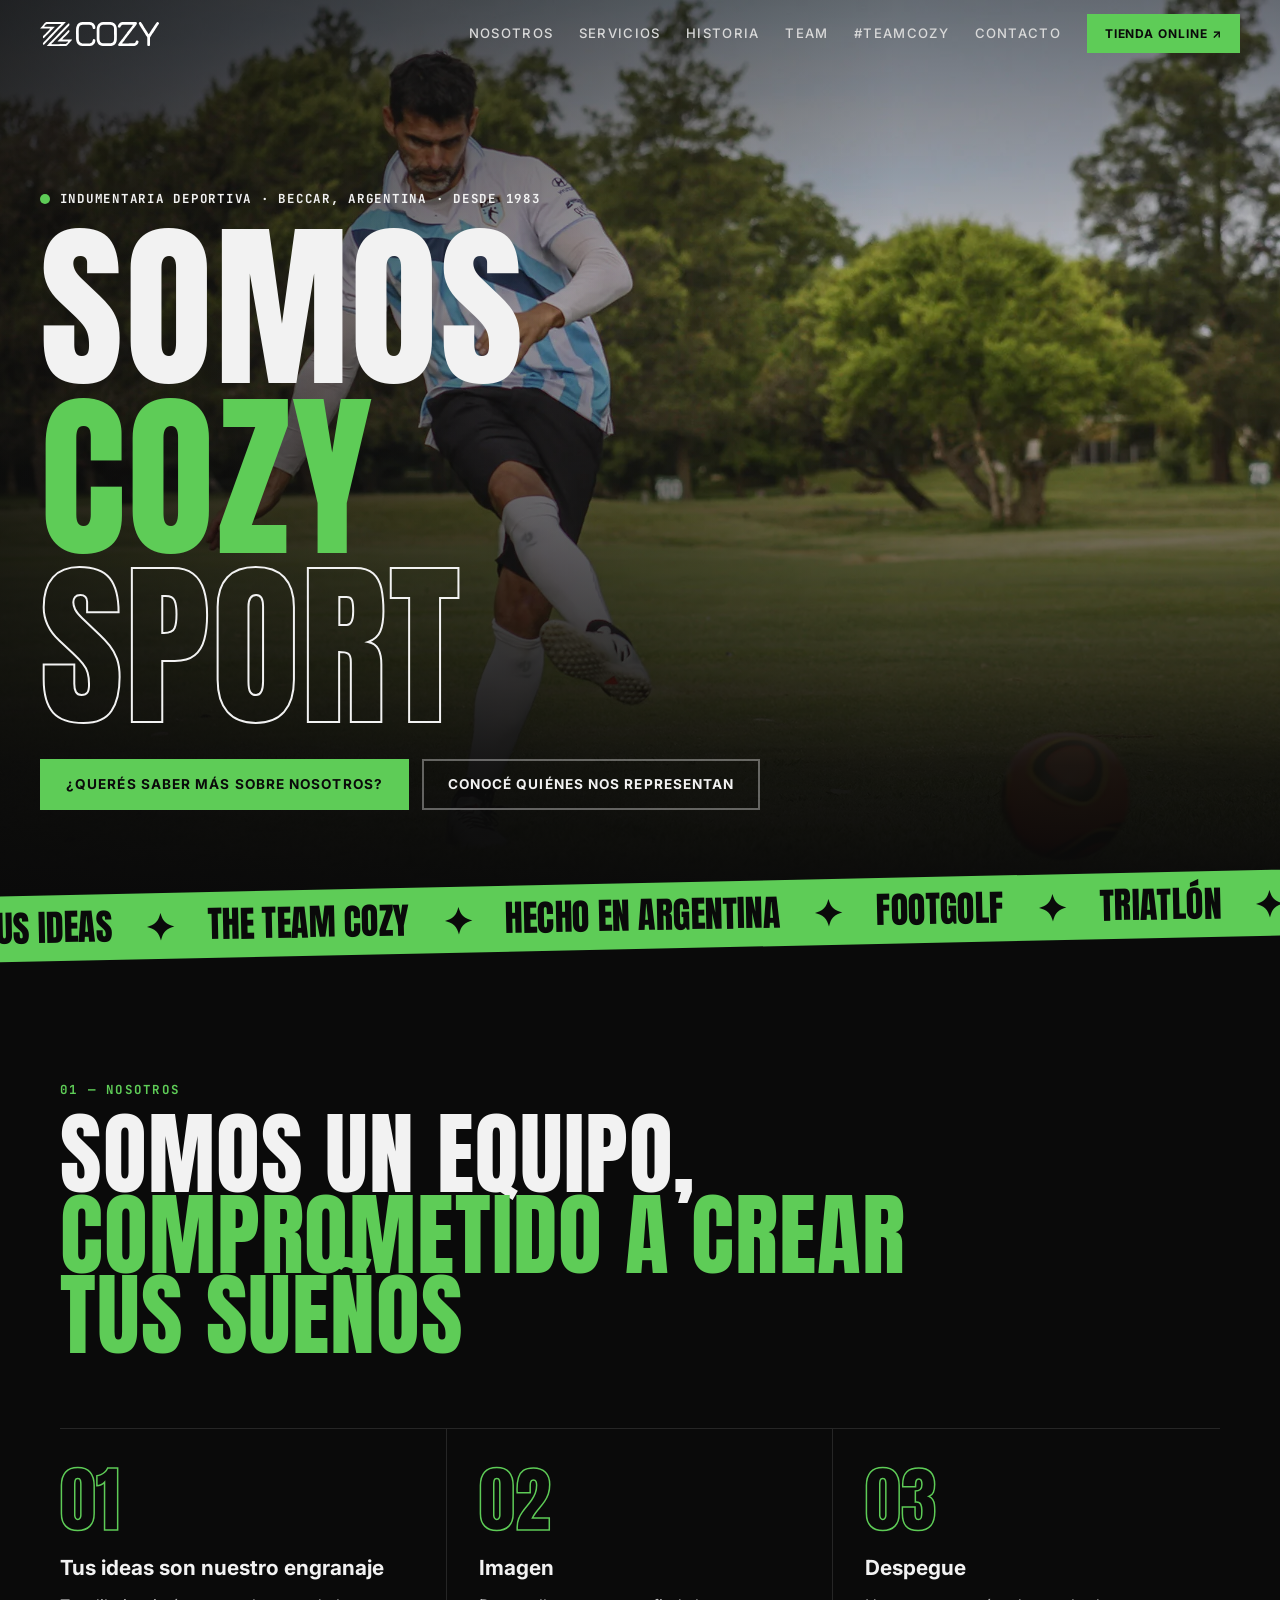
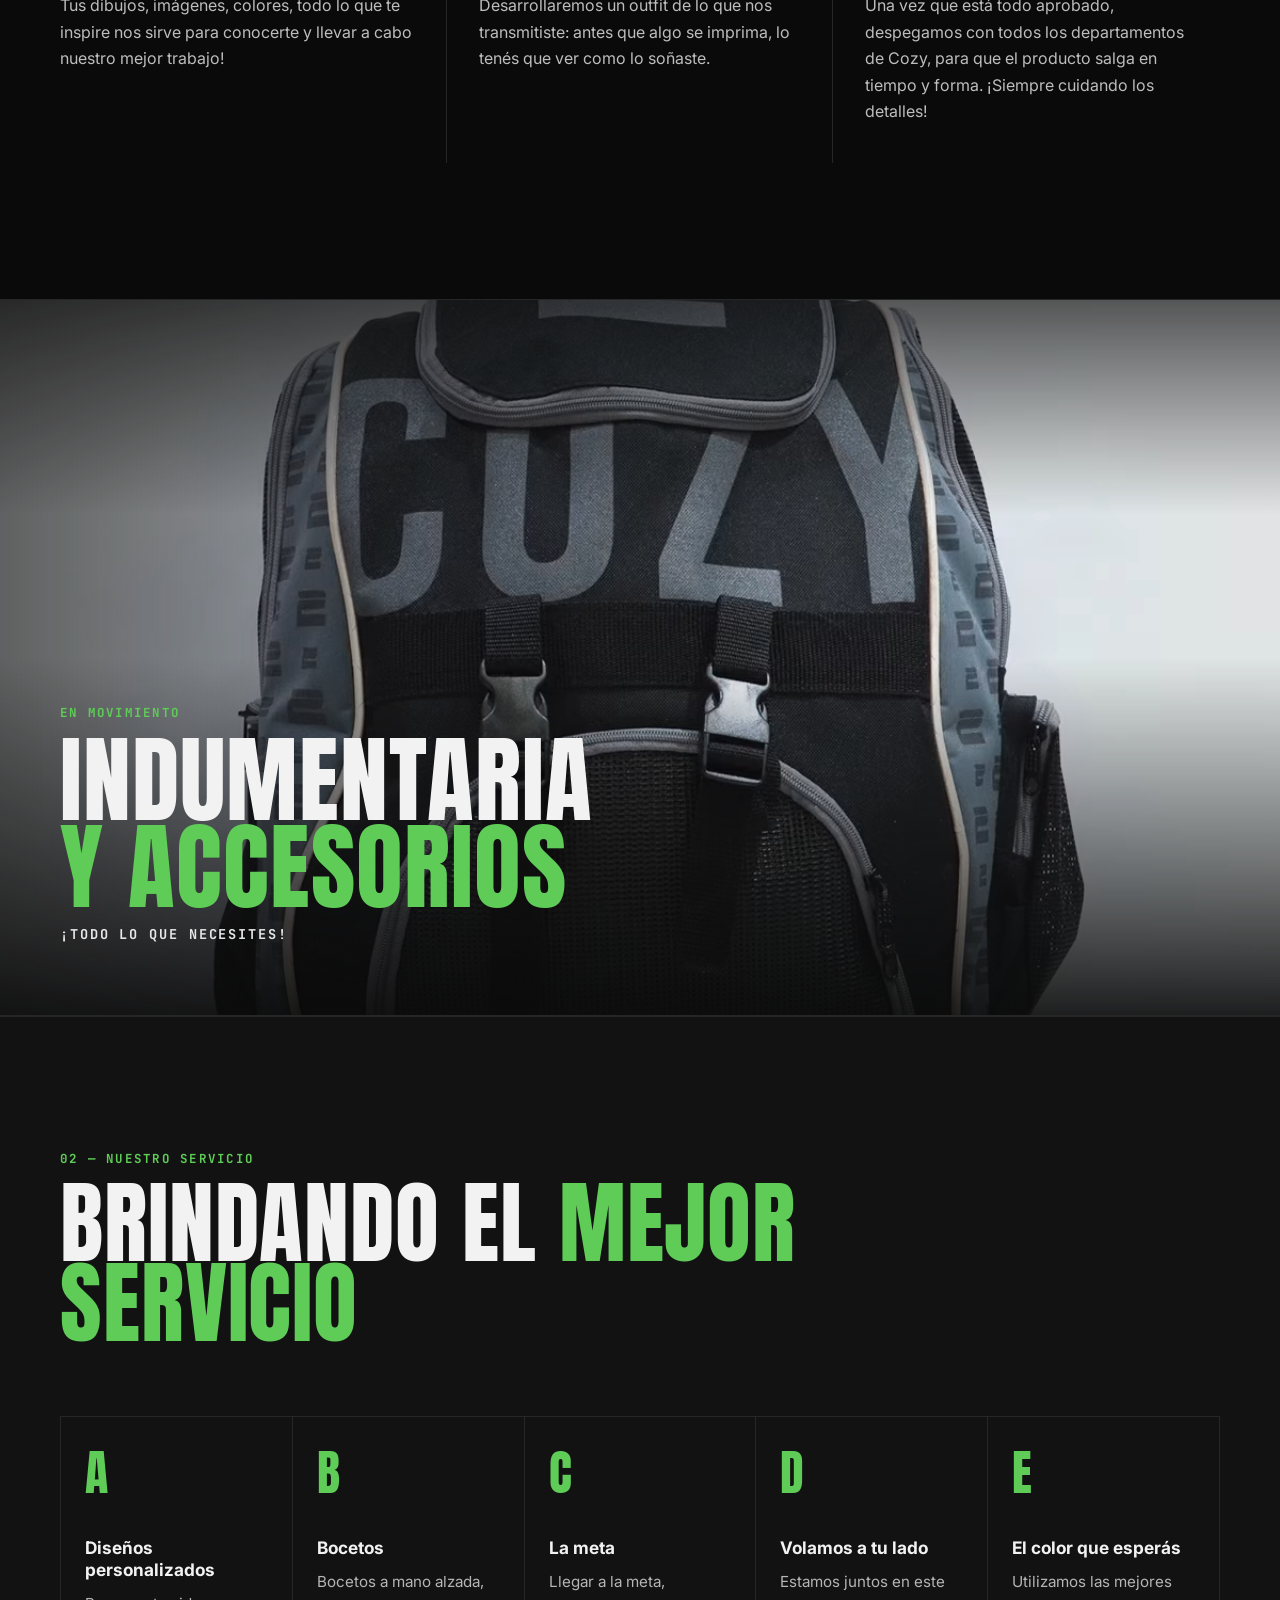
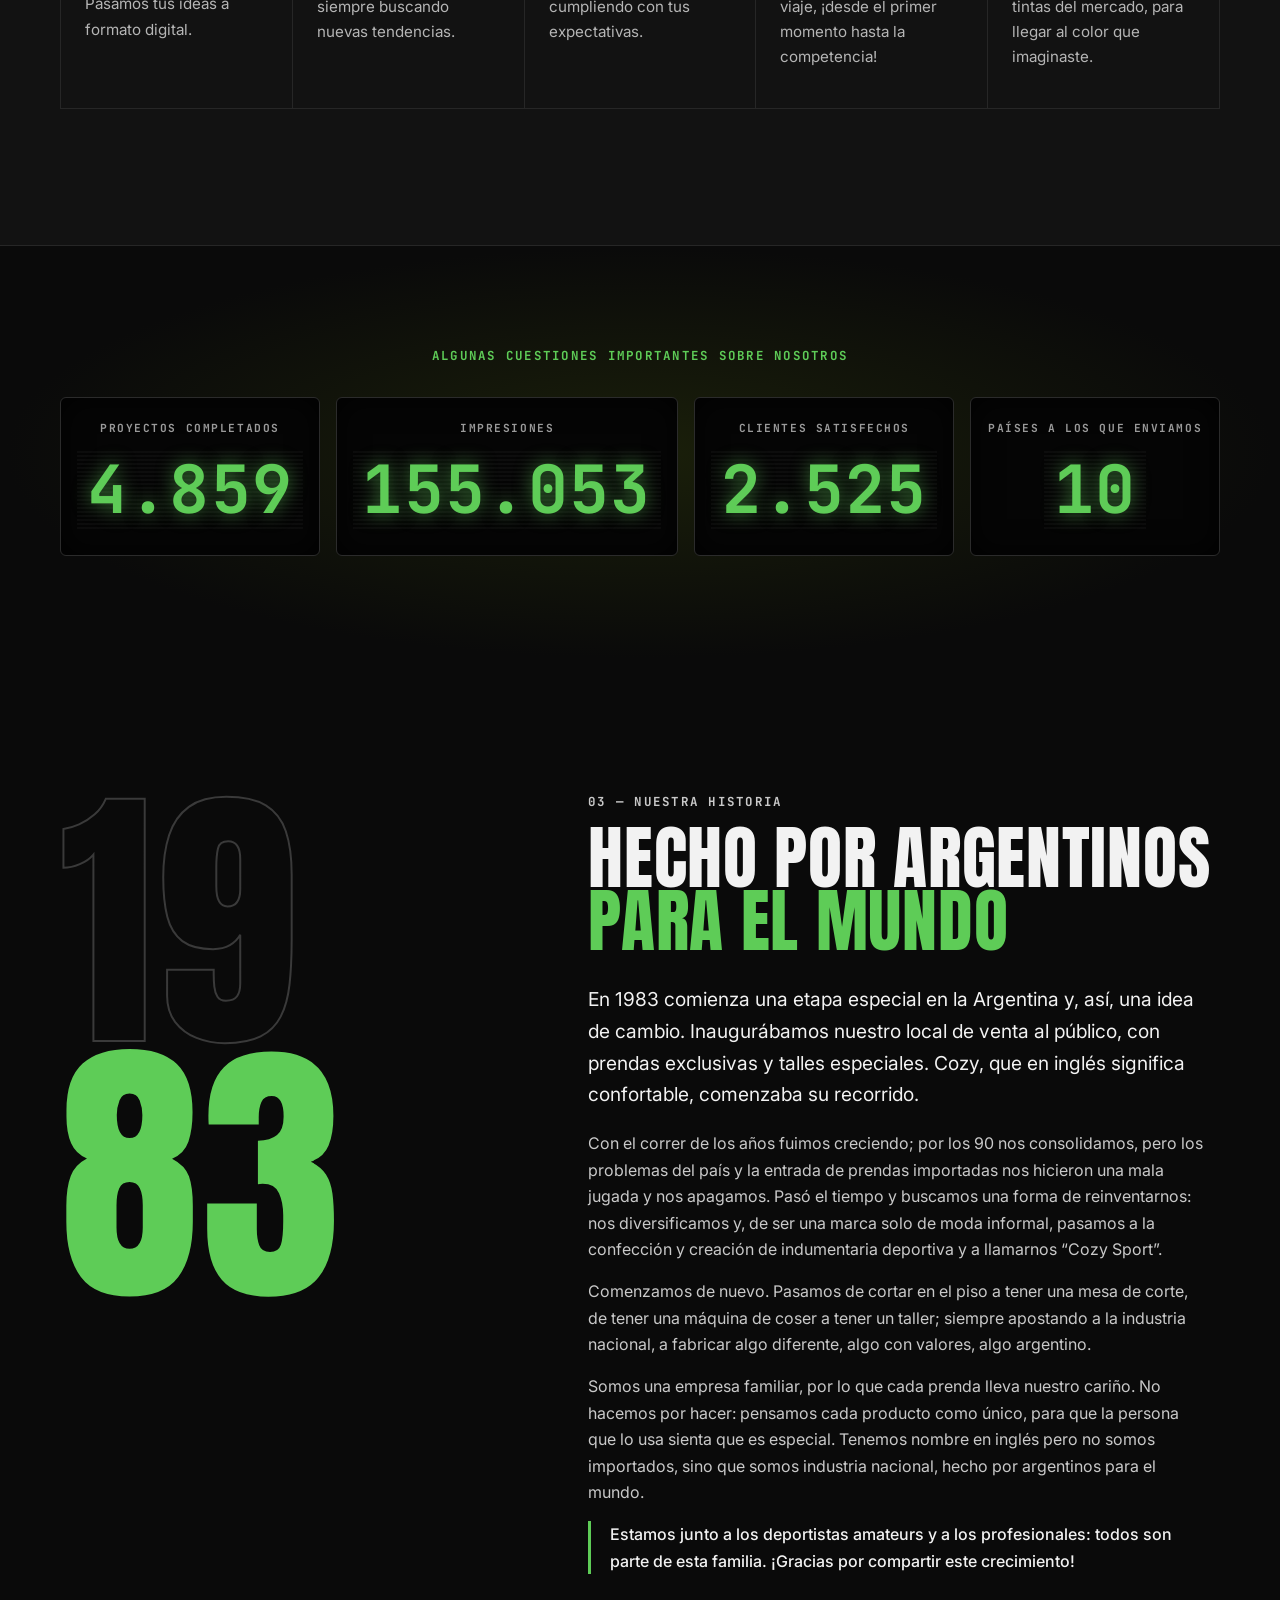
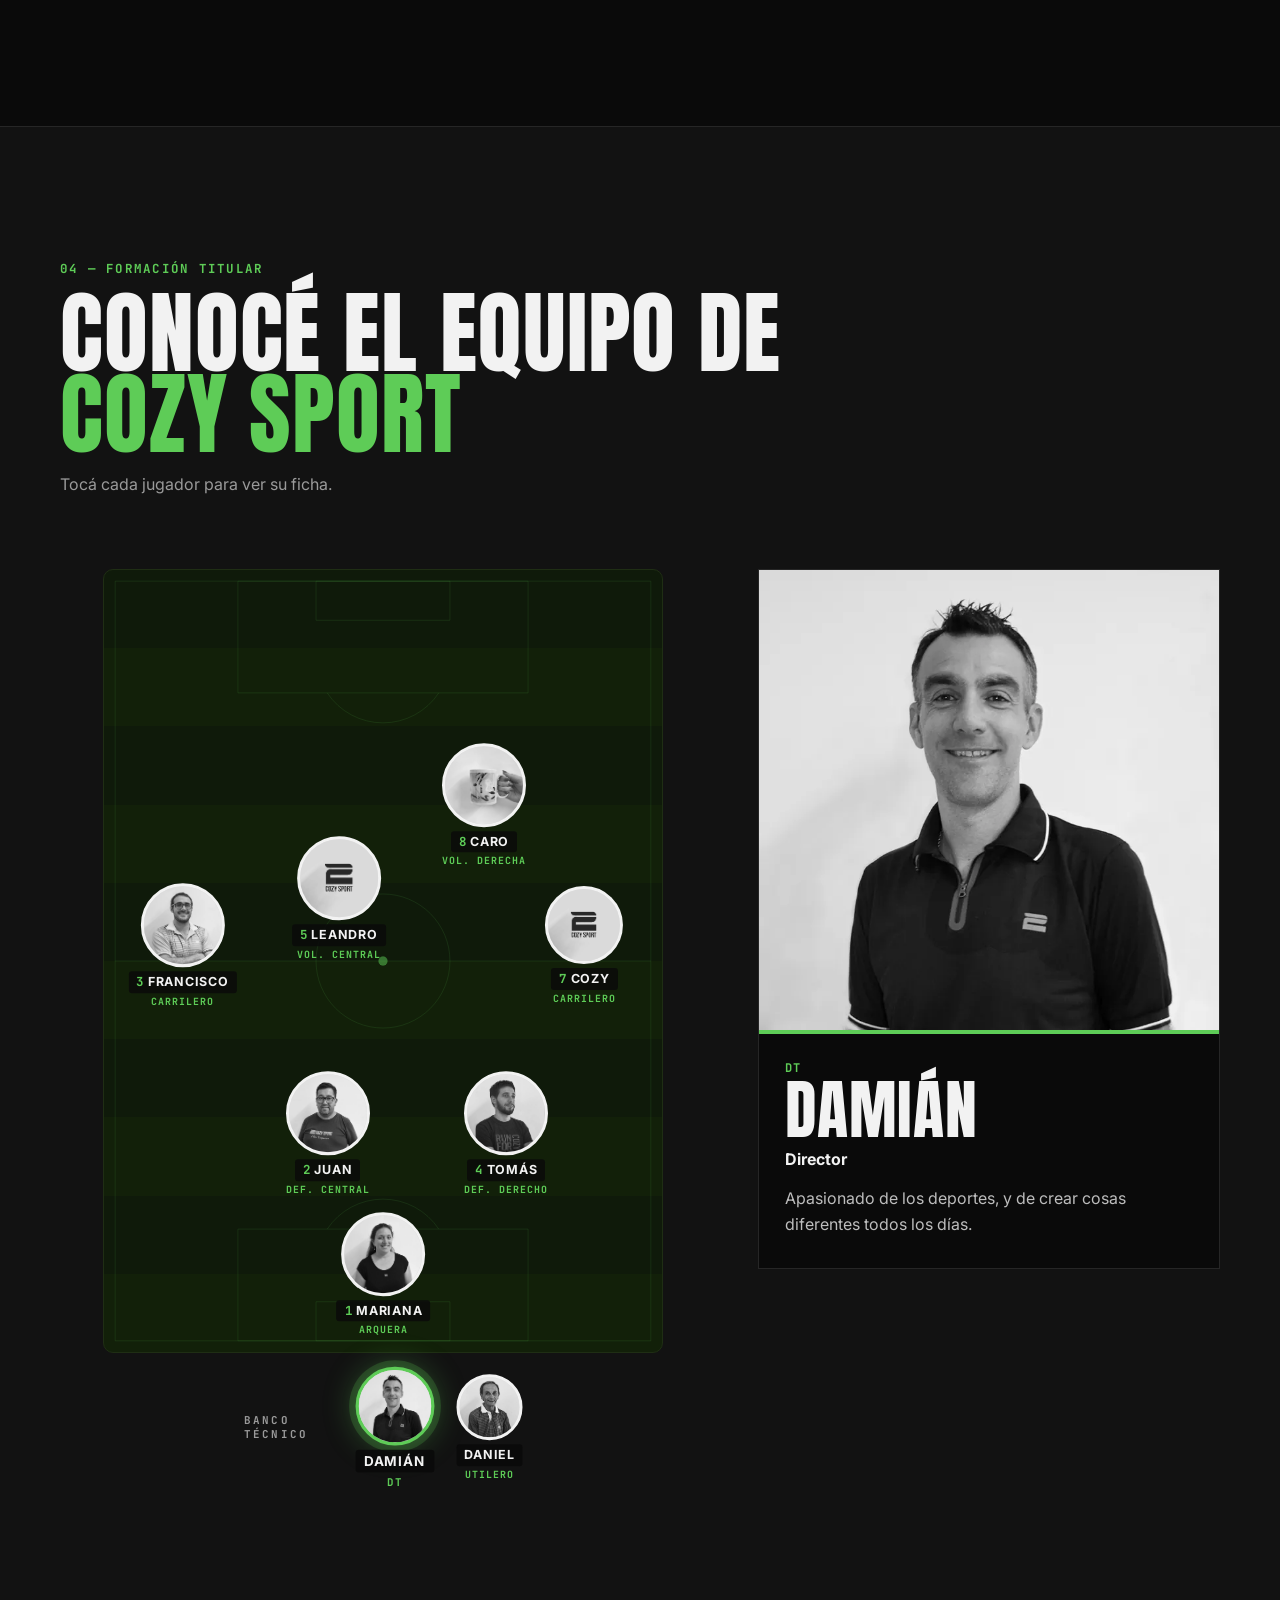
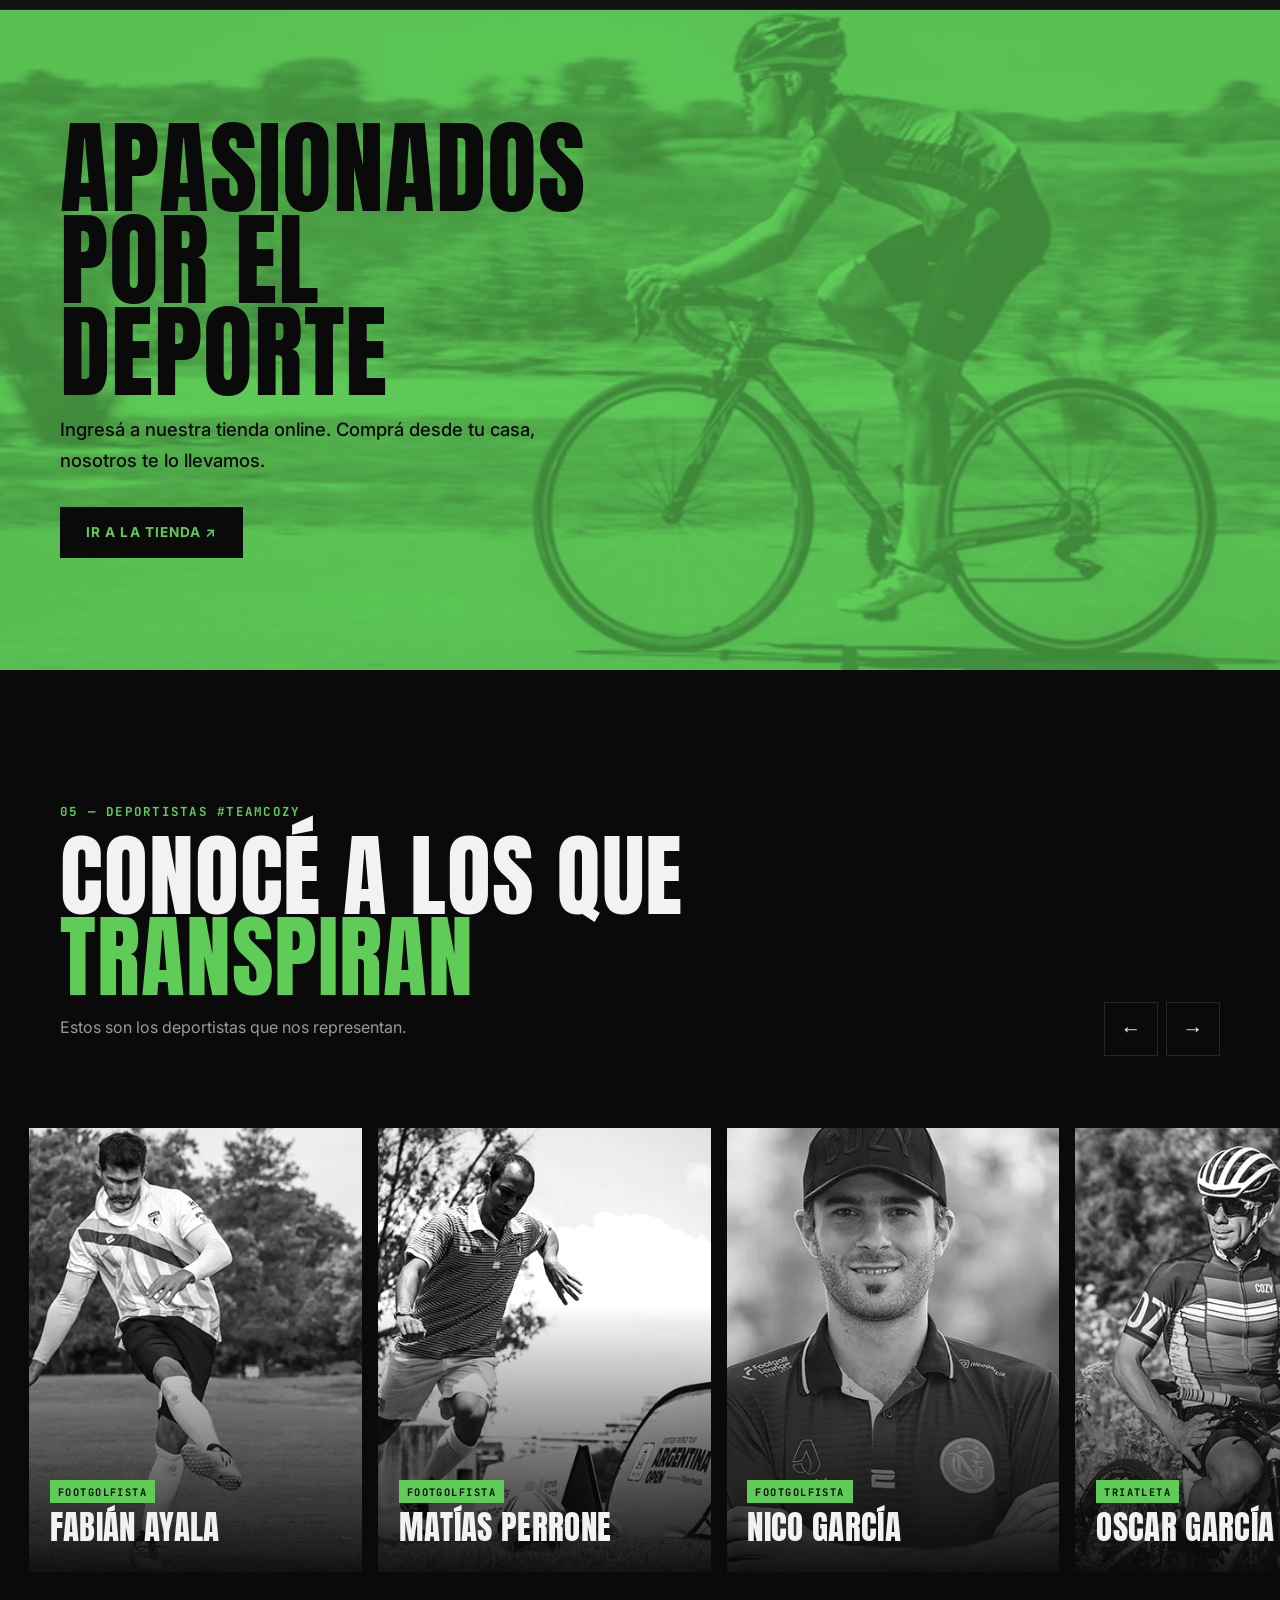
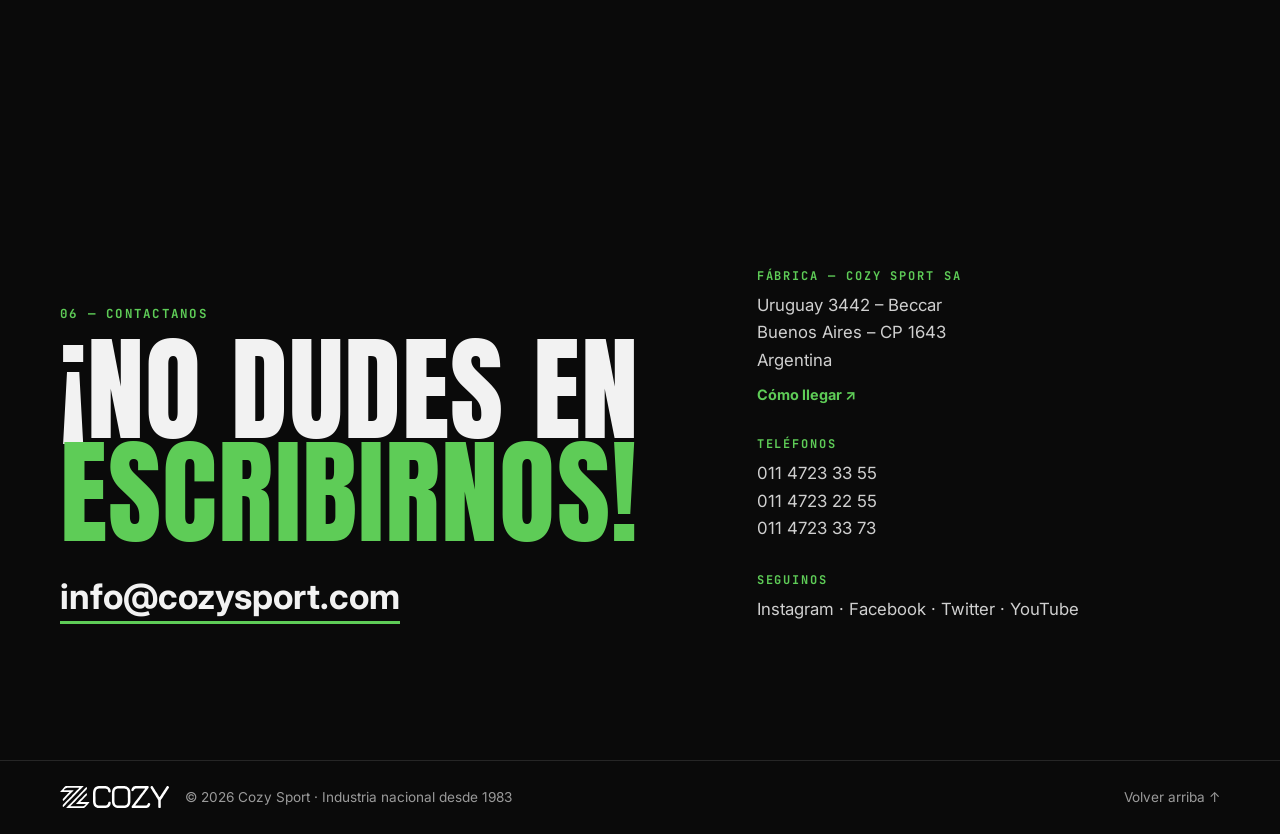
<file: index.html>
<!doctype html>
<html lang="es-AR">
<head>
<meta charset="utf-8">
<meta name="viewport" content="width=device-width, initial-scale=1">
<title>Cozy Sport · Portfolio — Indumentaria deportiva desde 1983</title>
<meta name="description" content="Cozy Sport: indumentaria deportiva personalizada hecha en Argentina desde 1983. Diseño, bocetos, sublimación y el #TeamCozy.">
<meta property="og:title" content="Cozy Sport · Portfolio">
<meta property="og:description" content="Indumentaria deportiva personalizada, hecha por argentinos para el mundo.">
<meta property="og:image" content="assets/RATON_SLIDER.webp">
<meta name="theme-color" content="#0a0a0a">
<link rel="icon" href="favicon.ico" sizes="16x16">
<link rel="icon" href="assets/icon-32.png" type="image/png" sizes="32x32">
<link rel="icon" href="assets/icon-512.png" type="image/png" sizes="512x512">
<link rel="icon" href="assets/cozy-icon.svg" type="image/svg+xml">
<link rel="apple-touch-icon" href="assets/apple-icon.png" sizes="180x180">
<link rel="preconnect" href="https://fonts.googleapis.com">
<link rel="preconnect" href="https://fonts.gstatic.com" crossorigin>
<link href="https://fonts.googleapis.com/css2?family=Anton&family=Inter:wght@400;500;700&family=JetBrains+Mono:wght@700&display=swap" rel="stylesheet">
<link rel="preload" as="image" href="assets/RATON_SLIDER.webp">
<link rel="stylesheet" href="styles.css?v=202610242047">
  <link rel="canonical" href="https://juancjose.github.io/cozy-portfolio-deportivo/">
  <script type="application/ld+json">{"@context": "https://schema.org", "@type": "CreativeWork", "name": "Cozy Sport · Portfolio — Deportivo (dark sport)", "description": "Cozy Sport · Portfolio — Deportivo (dark sport)", "url": "https://juancjose.github.io/cozy-portfolio-deportivo/", "image": "https://juancjose.github.io/cozy-portfolio-deportivo/docs/preview.jpg"}</script>
</head>
<body id="top">
<a class="skip" href="#main">Saltar al contenido</a>

<header class="nav">
  <a class="nav__logo" href="#top" aria-label="Cozy Sport, inicio"><img src="assets/cozy-wordmark-white.svg" alt="Cozy Sport" width="327" height="66"></a>
  <button class="nav__toggle" aria-expanded="false" aria-controls="menu"><span class="sr">Abrir menú</span><i></i><i></i></button>
  <nav id="menu" class="nav__menu" aria-label="Principal">
    <a href="#nosotros">Nosotros</a>
    <a href="#servicios">Servicios</a>
    <a href="#historia">Historia</a>
    <a href="#team">Team</a>
    <a href="#deportistas">#TeamCozy</a>
    <a href="#contacto">Contacto</a>
    <a class="btn btn--sm" href="https://cozy-sport.vercel.app" target="_blank" rel="noopener">Tienda online ↗</a>
  </nav>
</header>

<main id="main">

<!-- HERO -->
<section class="hero" aria-labelledby="hero-title">
  <div class="hero__slides" aria-hidden="true">
    <img class="is-on" src="assets/RATON_SLIDER.webp" alt="">
    <img src="assets/Untitled-2.webp" alt="" loading="lazy">
    <img src="assets/Slider_-PRODUCCION.webp" alt="" loading="lazy">
  </div>
  <div class="hero__shade"></div>
  <div class="hero__content">
    <p class="kicker"><span class="dot"></span> Indumentaria deportiva · Beccar, Argentina · Desde 1983</p>
    <h1 id="hero-title" class="display hero__title">
      <span class="line"><span>Somos</span></span>
      <span class="line"><span class="accent">Cozy</span></span>
      <span class="line"><span class="outline">Sport</span></span>
    </h1>
    <div class="hero__cta">
      <a class="btn" href="#nosotros">¿Querés saber más sobre nosotros?</a>
      <a class="btn btn--ghost" href="#deportistas">Conocé quiénes nos representan</a>
    </div>
  </div>
</section>

<div class="ticker" aria-hidden="true">
  <div class="ticker__track">
    <span>Tus ideas</span><b>✦</b><span>The Team Cozy</span><b>✦</b><span>Hecho en Argentina</span><b>✦</b><span>Footgolf</span><b>✦</b><span>Triatlón</span><b>✦</b><span>Running</span><b>✦</b>
    <span>Tus ideas</span><b>✦</b><span>The Team Cozy</span><b>✦</b><span>Hecho en Argentina</span><b>✦</b><span>Footgolf</span><b>✦</b><span>Triatlón</span><b>✦</b><span>Running</span><b>✦</b>
  </div>
</div>

<!-- NOSOTROS / PROCESO -->
<section id="nosotros" class="section">
  <div class="wrap">
    <header class="sec-head reveal">
      <p class="eyebrow">01 — Nosotros</p>
      <h2 class="display h2">Somos un equipo,<br><span class="accent">comprometido a crear tus sueños</span></h2>
    </header>
    <ol class="process">
      <li class="process__step reveal">
        <span class="process__num">01</span>
        <h3>Tus ideas son nuestro engranaje</h3>
        <p>Tus dibujos, imágenes, colores, todo lo que te inspire nos sirve para conocerte y llevar a cabo nuestro mejor trabajo!</p>
      </li>
      <li class="process__step reveal">
        <span class="process__num">02</span>
        <h3>Imagen</h3>
        <p>Desarrollaremos un outfit de lo que nos transmitiste: antes que algo se imprima, lo tenés que ver como lo soñaste.</p>
      </li>
      <li class="process__step reveal">
        <span class="process__num">03</span>
        <h3>Despegue</h3>
        <p>Una vez que está todo aprobado, despegamos con todos los departamentos de Cozy, para que el producto salga en tiempo y forma. ¡Siempre cuidando los detalles!</p>
      </li>
    </ol>
  </div>
</section>

<!-- VIDEO -->
<section class="cine" id="video" aria-labelledby="cine-title">
  <div class="cine__media" aria-hidden="true">
    <img class="cine__poster" src="assets/cozy-mochila-poster.webp" alt="" loading="lazy">
    <video class="cine__video" id="cine-video" muted loop playsinline preload="none" poster="assets/cozy-mochila-poster.webp" tabindex="-1"
      data-mp4="assets/cozy-mochila.mp4" data-webm="assets/cozy-mochila.webm"></video>
  </div>
  <div class="cine__shade" aria-hidden="true"></div>
  <div class="cine__content wrap">
    <p class="eyebrow">En movimiento</p>
    <h2 id="cine-title" class="display cine__title">Indumentaria <span class="accent">y accesorios</span></h2>
    <p class="cine__sub">¡Todo lo que necesites!</p>
  </div>
</section>

<!-- SERVICIOS -->
<section id="servicios" class="section section--alt">
  <div class="wrap">
    <header class="sec-head reveal">
      <p class="eyebrow">02 — Nuestro servicio</p>
      <h2 class="display h2">Brindando el <span class="accent">mejor servicio</span></h2>
    </header>
    <div class="services">
      <article class="service reveal"><span class="service__i">A</span><h3>Diseños personalizados</h3><p>Pasamos tus ideas a formato digital.</p></article>
      <article class="service reveal"><span class="service__i">B</span><h3>Bocetos</h3><p>Bocetos a mano alzada, siempre buscando nuevas tendencias.</p></article>
      <article class="service reveal"><span class="service__i">C</span><h3>La meta</h3><p>Llegar a la meta, cumpliendo con tus expectativas.</p></article>
      <article class="service reveal"><span class="service__i">D</span><h3>Volamos a tu lado</h3><p>Estamos juntos en este viaje, ¡desde el primer momento hasta la competencia!</p></article>
      <article class="service reveal"><span class="service__i">E</span><h3>El color que esperás</h3><p>Utilizamos las mejores tintas del mercado, para llegar al color que imaginaste.</p></article>
    </div>
  </div>
</section>

<!-- STATS -->
<section class="scoreboard" aria-labelledby="stats-title">
  <div class="wrap">
    <h2 id="stats-title" class="eyebrow center">Algunas cuestiones importantes sobre nosotros</h2>
    <dl class="board">
      <div class="board__cell"><dt>Proyectos completados</dt><dd><span class="count" data-to="4982">4982</span></dd></div>
      <div class="board__cell"><dt>Impresiones</dt><dd><span class="count" data-to="158962">158962</span></dd></div>
      <div class="board__cell"><dt>Clientes satisfechos</dt><dd><span class="count" data-to="2589">2589</span></dd></div>
      <div class="board__cell"><dt>Países a los que enviamos</dt><dd><span class="count" data-to="10">10</span></dd></div>
    </dl>
  </div>
</section>

<!-- HISTORIA -->
<section id="historia" class="section history">
  <div class="wrap history__grid">
    <div class="history__year reveal" aria-hidden="true"><span class="display">19</span><span class="display accent">83</span></div>
    <div class="history__text reveal">
      <p class="eyebrow">03 — Nuestra historia</p>
      <h2 class="display h2">Hecho por argentinos <span class="accent">para el mundo</span></h2>
      <p class="lead">En 1983 comienza una etapa especial en la Argentina y, así, una idea de cambio. Inaugurábamos nuestro local de venta al público, con prendas exclusivas y talles especiales. Cozy, que en inglés significa confortable, comenzaba su recorrido.</p>
      <p>Con el correr de los años fuimos creciendo; por los 90 nos consolidamos, pero los problemas del país y la entrada de prendas importadas nos hicieron una mala jugada y nos apagamos. Pasó el tiempo y buscamos una forma de reinventarnos: nos diversificamos y, de ser una marca solo de moda informal, pasamos a la confección y creación de indumentaria deportiva y a llamarnos “Cozy Sport”.</p>
      <p>Comenzamos de nuevo. Pasamos de cortar en el piso a tener una mesa de corte, de tener una máquina de coser a tener un taller; siempre apostando a la industria nacional, a fabricar algo diferente, algo con valores, algo argentino.</p>
      <p>Somos una empresa familiar, por lo que cada prenda lleva nuestro cariño. No hacemos por hacer: pensamos cada producto como único, para que la persona que lo usa sienta que es especial. Tenemos nombre en inglés pero no somos importados, sino que somos industria nacional, hecho por argentinos para el mundo.</p>
      <p class="history__sign">Estamos junto a los deportistas amateurs y a los profesionales: todos son parte de esta familia. ¡Gracias por compartir este crecimiento!</p>
    </div>
  </div>
</section>

<!-- TEAM / FORMACION -->
<section id="team" class="section section--alt">
  <div class="wrap">
    <header class="sec-head reveal">
      <p class="eyebrow">04 — Formación titular</p>
      <h2 class="display h2">Conocé el equipo de <span class="accent">Cozy Sport</span></h2>
      <p class="muted">Tocá cada jugador para ver su ficha.</p>
    </header>
    <div class="lineup">
      <div class="pitch reveal" role="group" aria-label="Formación del equipo Cozy Sport en la cancha">
        <svg class="pitch__lines" viewBox="0 0 100 140" preserveAspectRatio="none" aria-hidden="true">
          <rect x="2" y="2" width="96" height="136" />
          <line x1="2" y1="70" x2="98" y2="70" />
          <circle cx="50" cy="70" r="12" />
          <circle cx="50" cy="70" r=".8" class="fill" />
          <rect x="24" y="2" width="52" height="20" /><rect x="38" y="2" width="24" height="7" />
          <rect x="24" y="118" width="52" height="20" /><rect x="38" y="131" width="24" height="7" />
          <path d="M40 118 A12 12 0 0 1 60 118" /><path d="M40 22 A12 12 0 0 0 60 22" />
        </svg>
        <!-- positions: x/y in % -->
        <button class="player" style="--x:50%;--y:90%" data-i="2"><img src="assets/FOTOS-TEAM-COZY_mariana.webp" alt="" loading="lazy"><span><b>1</b> Mariana</span><em>Arquera</em></button>
        <button class="player" style="--x:40%;--y:72%" data-i="4"><img src="assets/FOTOS-TEAM-COZY_juan.webp" alt="" loading="lazy"><span><b>2</b> Juan</span><em>Def. central</em></button>
        <button class="player" style="--x:72%;--y:72%" data-i="1"><img src="assets/FOTOS-TEAM-COZY_tomi.webp" alt="" loading="lazy"><span><b>4</b> Tomás</span><em>Def. derecho</em></button>
        <button class="player" style="--x:14%;--y:48%" data-i="5"><img src="assets/FOTOS-TEAM-COZY_fran.webp" alt="" loading="lazy"><span><b>3</b> Francisco</span><em>Carrilero</em></button>
        <button class="player" style="--x:86%;--y:48%" data-i="8"><img src="assets/FOTOS-TEAM-COZY_cozy.webp" alt="" loading="lazy"><span><b>7</b> Cozy</span><em>Carrilero</em></button>
        <button class="player" style="--x:42%;--y:42%" data-i="7"><img src="assets/FOTOS-TEAM-COZY_cozy.webp" alt="" loading="lazy"><span><b>5</b> Leandro</span><em>Vol. central</em></button>
        <button class="player" style="--x:68%;--y:30%" data-i="6"><img src="assets/FOTOS-TEAM-COZY_caro.webp" alt="" loading="lazy"><span><b>8</b> Caro</span><em>Vol. derecha</em></button>
        <div class="bench" aria-label="Banco técnico">
          <p class="bench__label">Banco técnico</p>
          <button class="player player--bench" data-i="0"><img src="assets/FOTOS-TEAM-COZY_damian.webp" alt="" loading="lazy"><span>Damián</span><em>DT</em></button>
          <button class="player player--bench" data-i="3"><img src="assets/FOTOS-TEAM-COZY_dani.webp" alt="" loading="lazy"><span>Daniel</span><em>Utilero</em></button>
        </div>
      </div>
      <aside class="card" aria-live="polite">
        <div class="card__photo"><img id="card-img" src="assets/FOTOS-TEAM-COZY_damian.webp" alt="" loading="lazy"></div>
        <div class="card__body">
          <p class="card__pos" id="card-pos">DT</p>
          <h3 class="display card__name" id="card-name">Damián</h3>
          <p class="card__role" id="card-role">Director</p>
          <p id="card-desc">Apasionado de los deportes, y de crear cosas diferentes todos los días.</p>
        </div>
      </aside>
    </div>
    <!-- Accessible / no-JS roster -->
    <ul class="roster" id="roster">
      <li data-img="damian" data-pos="DT" data-name="Damián" data-role="Director">Apasionado de los deportes, y de crear cosas diferentes todos los días.</li>
      <li data-img="tomi" data-pos="Defensor derecho" data-name="Tomás" data-role="Diseñador">Creador incansable de diseños, es el encargado de entender tus ideas y transformarlas.</li>
      <li data-img="mariana" data-pos="Arquera" data-name="Mariana" data-role="Ventas">Atenta a lo que necesites, siempre con una sonrisa.</li>
      <li data-img="dani" data-pos="Utilero" data-name="Daniel" data-role="Armado de pedidos">Control de pedidos y embalaje.</li>
      <li data-img="juan" data-pos="Defensor central" data-name="Juan" data-role="Producción">Encargado de que el taller funcione y tus prendas estén a tiempo.</li>
      <li data-img="fran" data-pos="Carrilero" data-name="Francisco" data-role="Marketing y redes">¡Su carisma hace que siempre esté sonriente!</li>
      <li data-img="caro" data-pos="Volante derecha" data-name="Caro" data-role="Diseño">¡Apasionada dibujante y creativa!</li>
      <li data-img="cozy" data-pos="Volante central" data-name="Leandro" data-role="Ventas">¡Atento al cliente y a sus inquietudes!</li>
      <li data-img="cozy" data-pos="Carrilero" data-name="Cozy" data-role="Ventas">¡Alma deportiva!</li>
    </ul>
  </div>
</section>

<!-- CTA TIENDA -->
<section class="store" aria-labelledby="store-title">
  <img src="assets/bike_tienda_811.webp" alt="" loading="lazy">
  <div class="store__in wrap reveal">
    <h2 id="store-title" class="display h2">Apasionados por el deporte</h2>
    <p>Ingresá a nuestra tienda online. Comprá desde tu casa, nosotros te lo llevamos.</p>
    <a class="btn btn--dark" href="https://cozy-sport.vercel.app" target="_blank" rel="noopener">Ir a la tienda ↗</a>
  </div>
</section>

<!-- DEPORTISTAS -->
<section id="deportistas" class="section athletes">
  <div class="wrap">
    <header class="sec-head sec-head--row reveal">
      <div>
        <p class="eyebrow">05 — Deportistas #TeamCozy</p>
        <h2 class="display h2">Conocé a los que <span class="accent">transpiran</span></h2>
        <p class="muted">Estos son los deportistas que nos representan.</p>
      </div>
      <div class="rail-ctrl">
        <button class="rail-btn" data-dir="-1" aria-label="Deportistas anteriores">←</button>
        <button class="rail-btn" data-dir="1" aria-label="Más deportistas">→</button>
      </div>
    </header>
  </div>
  <ul class="rail" id="rail" tabindex="0" aria-label="Deportistas que representan a Cozy Sport">
    <li class="ath"><img src="assets/ayala_500.webp" alt="Fabián Ayala" loading="lazy"><div class="ath__info"><span class="ath__sport">Footgolfista</span><h3 class="display">Fabián Ayala</h3><p>Campeón Argentino 2017</p></div></li>
    <li class="ath"><img src="assets/perrone_500.webp" alt="Matías Perrone" loading="lazy"><div class="ath__info"><span class="ath__sport">Footgolfista</span><h3 class="display">Matías Perrone</h3><p>Campeón Mundial 2018</p></div></li>
    <li class="ath"><img src="assets/garcia_500.webp" alt="Nico García" loading="lazy"><div class="ath__info"><span class="ath__sport">Footgolfista</span><h3 class="display">Nico García</h3><p>Número 3 del mundo. Campeón Europeo 2018</p></div></li>
    <li class="ath"><img src="assets/oscar-garcia.webp" alt="Oscar García" loading="lazy"><div class="ath__info"><span class="ath__sport">Triatleta</span><h3 class="display">Oscar García</h3><p>Campeón Mundial X-Terra</p></div></li>
    <li class="ath"><img src="assets/beltran_500.webp" alt="Santiago Beltrán" loading="lazy"><div class="ath__info"><span class="ath__sport">Triatleta</span><h3 class="display">Santiago Beltrán</h3><p>Top 10 Argentino</p></div></li>
    <li class="ath"><img src="assets/brenda-rosso.webp" alt="Brenda Rosso" loading="lazy"><div class="ath__info"><span class="ath__sport">Triatleta</span><h3 class="display">Brenda Rosso</h3><p>Top 10 Argentina</p></div></li>
    <li class="ath"><img src="assets/alucin_500.webp" alt="Ibrahim Alucín" loading="lazy"><div class="ath__info"><span class="ath__sport">Triatleta</span><h3 class="display">Ibrahim Alucín</h3><p>Joven triatleta – Gran proyección</p></div></li>
    <li class="ath"><img src="assets/passadore_500.webp" alt="Maxi Passadore" loading="lazy"><div class="ath__info"><span class="ath__sport">Triatleta</span><h3 class="display">Maxi Passadore</h3><p>Participó de cuatro competencias Ironman World Championship</p></div></li>
    <li class="ath"><img src="assets/cintia_500_2.webp" alt="Cintia Coronel" loading="lazy"><div class="ath__info"><span class="ath__sport">Corredora de fondo</span><h3 class="display">Cintia Coronel</h3><p>Fondista</p></div></li>
    <li class="ath"><img src="assets/niaco_500.webp" alt="Ignacio Fernández Gorgolas" loading="lazy"><div class="ath__info"><span class="ath__sport">Footgolfista</span><h3 class="display">Ignacio Fernández Gorgolas</h3><p>Campeón Argentino 2010 – 2011 y Subcampeón Argentino 2017</p></div></li>
    <li class="ath"><img src="assets/amuch_500.webp" alt="Yamil Amuch" loading="lazy"><div class="ath__info"><span class="ath__sport">Triatleta</span><h3 class="display">Yamil Amuch</h3><p>Triatleta Elite Argentino</p></div></li>
    <li class="ath"><img src="assets/pilara_500.webp" alt="Belén Pilara" loading="lazy"><div class="ath__info"><span class="ath__sport">Triatleta</span><h3 class="display">Belén Pilara</h3><p>Triatleta pilarense</p></div></li>
    <li class="ath"><img src="assets/emmaiodice_500.webp" alt="Emma Iodice" loading="lazy"><div class="ath__info"><span class="ath__sport">Triatleta</span><h3 class="display">Emma Iodice</h3><p>Campeón Argentino de media distancia</p></div></li>
    <li class="ath"><img src="assets/cecicaillabet_500.webp" alt="Ceci Caillabet" loading="lazy"><div class="ath__info"><span class="ath__sport">Triatleta</span><h3 class="display">Ceci Caillabet</h3><p>Triatleta destacada y coach en C3 Equipe</p></div></li>
    <li class="ath"><img src="assets/vazquez_500.webp" alt="Ezequiel Vázquez" loading="lazy"><div class="ath__info"><span class="ath__sport">Footgolfista profesional</span><h3 class="display">Ezequiel Vázquez</h3><p>Mundialista en 2016 y 2018</p></div></li>
  </ul>
</section>

<!-- CONTACTO -->
<section id="contacto" class="section contact">
  <div class="wrap contact__grid">
    <div class="reveal">
      <p class="eyebrow">06 — Contactanos</p>
      <h2 class="display h2 contact__big">¡No dudes en <span class="accent">escribirnos!</span></h2>
      <a class="contact__mail" href="mailto:info@cozysport.com">info@cozysport.com</a>
    </div>
    <div class="contact__data reveal">
      <div><h3>Fábrica — Cozy Sport SA</h3><address>Uruguay 3442 – Beccar<br>Buenos Aires – CP 1643<br>Argentina</address>
        <a class="link" href="https://www.google.com/maps/search/?api=1&query=Uruguay+3442+Beccar+Buenos+Aires" target="_blank" rel="noopener">Cómo llegar ↗</a></div>
      <div><h3>Teléfonos</h3>
        <p><a href="tel:+541147233355">011 4723 33 55</a><br><a href="tel:+541147232255">011 4723 22 55</a><br><a href="tel:+541147233373">011 4723 33 73</a></p></div>
      <div><h3>Seguinos</h3>
        <p><a href="https://instagram.com/cozysport" target="_blank" rel="noopener">Instagram</a> · <a href="https://www.facebook.com/cozysport" target="_blank" rel="noopener">Facebook</a> · <a href="https://twitter.com/cozysport" target="_blank" rel="noopener">Twitter</a> · <a href="https://www.youtube.com/channel/UCqqrq2bQ2Q-Dgik3gxvm1Yw" target="_blank" rel="noopener">YouTube</a></p></div>
    </div>
  </div>
</section>
</main>

<footer class="foot">
  <div class="wrap foot__in">
    <img class="foot__logo" src="assets/cozy-wordmark-white.svg" alt="Cozy Sport" width="327" height="66">
    <p>© <span id="y">2026</span> Cozy Sport · Industria nacional desde 1983</p>
    <a href="#top">Volver arriba ↑</a>
  </div>
</footer>
<script src="main.js?v=202610242047" defer></script>
</body>
</html>
</file>
<file: styles.css>
:root{
  --bg:#0a0a0a;--bg2:#121212;--line:#262626;--fg:#f2f2f2;--muted:#9a9a9a;
  --acc:#5ecc57;--acc-ink:#0a0a0a;
  --display:"Anton","Bebas Neue",Impact,"Arial Narrow",sans-serif;
  --sans:"Inter",system-ui,-apple-system,Segoe UI,Roboto,sans-serif;
  --mono:"JetBrains Mono",ui-monospace,monospace;
  --wrap:1240px;--ease:cubic-bezier(.2,.8,.2,1);
}
*,*::before,*::after{box-sizing:border-box}
html{scroll-behavior:smooth;scroll-padding-top:72px}
html,body{overflow-x:clip}
body{margin:0;background:var(--bg);color:var(--fg);font:400 1rem/1.65 var(--sans);-webkit-font-smoothing:antialiased;overflow-x:hidden}
img{max-width:100%;display:block}
a{color:inherit}
h1,h2,h3{margin:0}
.sr,.roster{position:absolute!important;width:1px;height:1px;overflow:hidden;clip:rect(0 0 0 0);white-space:nowrap}
.skip{position:absolute;left:-999px;top:8px;background:var(--acc);color:var(--acc-ink);padding:.6rem 1rem;z-index:100;font-weight:700}
.skip:focus{left:8px}
:focus-visible{outline:3px solid var(--acc);outline-offset:3px}
.wrap{max-width:var(--wrap);margin:0 auto;padding:0 clamp(1.1rem,4vw,2.5rem)}
.display{font-family:var(--display);font-weight:400;text-transform:uppercase;letter-spacing:.01em;line-height:.9}
.accent{color:var(--acc)}
.outline{color:transparent;-webkit-text-stroke:2px var(--fg)}
.muted{color:var(--muted)}
.center{text-align:center}
.eyebrow{font:700 .78rem/1 var(--mono);letter-spacing:.18em;text-transform:uppercase;color:var(--acc);margin:0 0 1.1rem}
.h2{font-size:clamp(2.6rem,7vw,5.8rem)}
.section{padding:clamp(4.5rem,11vw,8.5rem) 0}
.section--alt{background:var(--bg2);border-block:1px solid var(--line)}
.sec-head{margin-bottom:clamp(2.5rem,6vw,4.5rem);max-width:900px}
.sec-head--row{display:flex;justify-content:space-between;align-items:flex-end;gap:2rem;max-width:none}

/* buttons */
.btn{display:inline-flex;align-items:center;gap:.5rem;background:var(--acc);color:var(--acc-ink);font:700 .85rem/1 var(--sans);text-transform:uppercase;letter-spacing:.08em;text-decoration:none;padding:1.05rem 1.5rem;border:2px solid var(--acc);transition:transform .25s var(--ease),background .25s,color .25s}
.btn:hover{transform:translateY(-2px);background:transparent;color:var(--acc)}
.btn--ghost{background:transparent;color:var(--fg);border-color:rgba(255,255,255,.35)}
.btn--ghost:hover{border-color:var(--acc)}
.btn--sm{padding:.7rem 1rem;font-size:.75rem}
.btn--dark{background:var(--bg);color:var(--acc);border-color:var(--bg)}
.btn--dark:hover{background:transparent;color:var(--bg);border-color:var(--bg)}

/* nav */
.nav{position:fixed;inset:0 0 auto;z-index:50;display:flex;align-items:center;justify-content:space-between;padding:.9rem clamp(1.1rem,4vw,2.5rem);transition:background .3s,backdrop-filter .3s}
.nav.is-solid{background:rgba(10,10,10,.82);backdrop-filter:blur(12px);border-bottom:1px solid var(--line)}
.nav__logo{display:block}
.nav__logo img{height:24px;width:auto;display:block}
.foot__logo{height:22px;width:auto}
.nav__menu{display:flex;align-items:center;gap:1.6rem}
.nav__menu a:not(.btn){font:500 .82rem/1 var(--sans);text-transform:uppercase;letter-spacing:.1em;text-decoration:none;color:#d9d9d9;position:relative}
.nav__menu a:not(.btn)::after{content:"";position:absolute;left:0;bottom:-6px;height:2px;width:100%;background:var(--acc);transform:scaleX(0);transform-origin:left;transition:transform .3s var(--ease)}
.nav__menu a:not(.btn):hover::after{transform:scaleX(1)}
.nav__toggle{display:none;background:none;border:0;width:44px;height:44px;cursor:pointer;position:relative}
.nav__toggle i{position:absolute;left:10px;right:10px;height:2px;background:var(--fg);transition:transform .3s}
.nav__toggle i:first-of-type{top:17px}.nav__toggle i:last-of-type{top:26px}
.nav__toggle[aria-expanded=true] i:first-of-type{transform:translateY(4.5px) rotate(45deg)}
.nav__toggle[aria-expanded=true] i:last-of-type{transform:translateY(-4.5px) rotate(-45deg)}

/* hero */
.hero{position:relative;min-height:100svh;padding-top:90px;display:flex;align-items:flex-end;overflow:hidden;isolation:isolate}
.hero__slides img{position:absolute;inset:0;width:100%;height:100%;object-fit:cover;opacity:0;transform:scale(1.08);transition:opacity 1.4s ease,transform 7s linear;z-index:-2}
.hero__slides img.is-on{opacity:1;transform:scale(1)}
.hero__shade{position:absolute;inset:0;z-index:-1;background:linear-gradient(180deg,rgba(10,10,10,.55) 0%,rgba(10,10,10,.15) 35%,rgba(10,10,10,.92) 85%,var(--bg) 100%),linear-gradient(90deg,rgba(10,10,10,.75),transparent 70%)}
.hero__content{padding:0 clamp(1.1rem,4vw,2.5rem) clamp(4.5rem,10svh,7rem);width:100%;max-width:1500px;margin:0 auto}
.kicker{font:700 .78rem/1.4 var(--mono);letter-spacing:.14em;text-transform:uppercase;display:flex;align-items:center;gap:.6rem;margin:0 0 1.2rem}
.dot{width:10px;height:10px;border-radius:50%;background:var(--acc);box-shadow:0 0 0 0 var(--acc);animation:pulse 1.8s infinite}
@keyframes pulse{70%{box-shadow:0 0 0 12px rgba(94,204,87,0)}100%{box-shadow:0 0 0 0 rgba(94,204,87,0)}}
.hero__title{font-size:clamp(3.6rem,min(19vw,20svh),17rem);line-height:.9}
.hero__title .line{display:block;overflow:hidden;padding:.04em 0 .06em;margin:-.04em 0 -.06em}
.hero__title .line>span{display:inline-block;transform:translateY(105%);animation:rise 1s var(--ease) forwards}
.hero__title .line:nth-child(2)>span{animation-delay:.12s}
.hero__title .line:nth-child(3)>span{animation-delay:.24s}
@keyframes rise{to{transform:none}}
.hero__cta{display:flex;flex-wrap:wrap;gap:.8rem;margin-top:2rem}

/* ticker */
.ticker{background:var(--acc);color:var(--acc-ink);overflow:hidden;padding:.9rem 0;transform:rotate(-1.2deg) scale(1.03);margin:-1rem 0 0}
.ticker__track{display:flex;gap:2rem;width:max-content;animation:tick 28s linear infinite;font:400 clamp(1.4rem,3vw,2.2rem)/1 var(--display);text-transform:uppercase}
@keyframes tick{to{transform:translateX(-50%)}}

/* process */
.process{list-style:none;margin:0;padding:0;display:grid;grid-template-columns:repeat(3,1fr);border-top:1px solid var(--line)}
.process__step{padding:2.2rem 2rem 2.4rem 0;border-right:1px solid var(--line);position:relative}
.process__step+.process__step{padding-left:2rem}
.process__step:last-child{border-right:0}
.process__num{font:400 4.5rem/1 var(--display);color:transparent;-webkit-text-stroke:1.5px var(--acc);display:block;margin-bottom:1.2rem}
.process__step h3{font:700 1.3rem/1.25 var(--sans);margin-bottom:.7rem}
.process__step p{color:#bdbdbd;margin:0}

/* services */
.services{display:grid;grid-template-columns:repeat(5,1fr);gap:1px;background:var(--line);border:1px solid var(--line)}
.service{background:var(--bg2);padding:2rem 1.5rem 2.4rem;position:relative;overflow:hidden;transition:background .35s}
.service::before{content:"";position:absolute;inset:auto 0 0;height:3px;background:var(--acc);transform:scaleX(0);transform-origin:left;transition:transform .45s var(--ease)}
.service:hover{background:#181818}.service:hover::before{transform:scaleX(1)}
.service__i{font:400 3rem/1 var(--display);color:var(--acc);display:block;margin-bottom:2.5rem}
.service h3{font:700 1.08rem/1.3 var(--sans);margin-bottom:.6rem}
.service p{margin:0;color:#b5b5b5;font-size:.95rem}

/* scoreboard */
.scoreboard{padding:clamp(4rem,9vw,6.5rem) 0;background:radial-gradient(ellipse at center,#1a1f0a 0%,var(--bg) 70%)}
.board{display:grid;grid-template-columns:repeat(4,1fr);gap:clamp(.6rem,1.5vw,1rem);margin:2.2rem 0 0}
.board__cell{background:#050505;border:1px solid #2b2b2b;border-radius:6px;padding:1.4rem 1rem 1.6rem;text-align:center;box-shadow:inset 0 0 30px rgba(0,0,0,.8)}
.board dt{font:700 .7rem/1.3 var(--mono);letter-spacing:.14em;text-transform:uppercase;color:var(--muted);margin-bottom:.9rem}
.board dd{margin:0}
.count{font:700 clamp(2rem,5.2vw,4.2rem)/1 var(--mono);color:var(--acc);text-shadow:0 0 18px rgba(94,204,87,.55);font-variant-numeric:tabular-nums;letter-spacing:.02em;display:inline-block;padding:.4rem .6rem;background:repeating-linear-gradient(0deg,rgba(255,255,255,.03) 0 2px,transparent 2px 4px)}

/* history */
.history__grid{display:grid;grid-template-columns:5fr 7fr;gap:clamp(2rem,6vw,6rem);align-items:start}
.history__year{position:sticky;top:90px;display:flex;flex-direction:column;font-size:clamp(8rem,22vw,20rem);line-height:.8}
.history__year span:first-child{color:transparent;-webkit-text-stroke:2px #3a3a3a}
.history__text .h2{margin-bottom:2rem;font-size:clamp(2.4rem,5.5vw,4.6rem)}
.history__text p{color:#c9c9c9;max-width:62ch}
.lead{font-size:1.2rem;color:var(--fg)!important}
.history__sign{border-left:3px solid var(--acc);padding-left:1.2rem;color:var(--fg)!important;font-weight:500}

/* lineup */
.lineup{display:grid;grid-template-columns:minmax(0,7fr) minmax(0,5fr);gap:clamp(1.5rem,4vw,3.5rem);align-items:start}
.pitch{position:relative;aspect-ratio:100/140;max-width:560px;width:100%;margin:0 auto 7.5rem;background:repeating-linear-gradient(180deg,#0f1a0a 0 10%,#122009 10% 20%);border-radius:10px;overflow:visible;border:1px solid #1f2e14}
.pitch__lines{position:absolute;inset:0;width:100%;height:100%}
.pitch__lines *{fill:none;stroke:rgba(94,204,87,.35);stroke-width:.35;vector-effect:non-scaling-stroke}
.pitch__lines .fill{fill:rgba(94,204,87,.5)}
.player{position:absolute;left:var(--x);top:var(--y);transform:translate(-50%,-50%);background:none;border:0;color:var(--fg);cursor:pointer;display:flex;flex-direction:column;align-items:center;gap:.25rem;padding:0;font:inherit;text-align:center;transition:transform .3s var(--ease)}
.player img{width:clamp(52px,7vw,84px);aspect-ratio:1;object-fit:cover;object-position:top;border-radius:50%;border:3px solid var(--fg);background:#ddd;filter:grayscale(1);transition:border-color .3s,filter .3s,box-shadow .3s}
.player span{font:700 .78rem/1.1 var(--sans);text-transform:uppercase;letter-spacing:.06em;background:rgba(10,10,10,.85);padding:.25rem .5rem;border-radius:3px;white-space:nowrap}
.player span b{color:var(--acc);font-family:var(--mono)}
.player em{font:700 .62rem/1 var(--mono);font-style:normal;text-transform:uppercase;letter-spacing:.1em;color:var(--acc)}
.player:hover,.player.is-active{transform:translate(-50%,-50%) scale(1.08)}
.player:hover img,.player.is-active img{border-color:var(--acc);filter:none;box-shadow:0 0 0 6px rgba(94,204,87,.2),0 0 30px rgba(94,204,87,.4)}
.bench{position:absolute;left:50%;top:100%;transform:translate(-50%,1.2rem);display:flex;gap:1.6rem;align-items:center}
.bench__label{font:700 .68rem var(--mono);letter-spacing:.2em;text-transform:uppercase;color:var(--muted);margin:0}
.player--bench{position:static;transform:none}
.player--bench:hover,.player--bench.is-active{transform:scale(1.08)}
.card{background:var(--bg);border:1px solid var(--line);overflow:hidden;position:sticky;top:96px}
.card__photo{aspect-ratio:1;background:#d9d9d9;overflow:hidden}
.card__photo img{width:100%;height:100%;object-fit:cover;object-position:top;transition:opacity .3s,transform .6s var(--ease)}
.card.is-swapping .card__photo img{opacity:0;transform:scale(1.04)}
.card__body{padding:1.6rem 1.6rem 1.9rem;border-top:4px solid var(--acc)}
.card__pos{font:700 .75rem var(--mono);letter-spacing:.16em;text-transform:uppercase;color:var(--acc);margin:0 0 .4rem}
.card__name{font-size:clamp(2.6rem,5vw,4rem)}
.card__role{font-weight:700;margin:.4rem 0 .8rem;color:var(--fg)}
.card__body p:last-child{color:#bdbdbd;margin:0}

/* store */
.store{position:relative;overflow:hidden;background:var(--acc);color:var(--acc-ink);isolation:isolate}
.store img{position:absolute;inset:0;width:100%;height:100%;object-fit:cover;mix-blend-mode:multiply;filter:grayscale(1) contrast(1.2);opacity:.35;z-index:-1}
.store__in{padding-block:clamp(4rem,10vw,7rem)}
.store .h2{font-size:clamp(2.8rem,8vw,7rem);max-width:12ch}
.store p{font-size:1.15rem;font-weight:500;max-width:44ch;margin:1rem 0 2rem}

/* athletes */
.rail-ctrl{display:flex;gap:.5rem}
.rail-btn{width:54px;height:54px;border:1px solid var(--line);background:transparent;color:var(--fg);font-size:1.3rem;cursor:pointer;transition:background .25s,color .25s,border-color .25s}
.rail-btn:hover{background:var(--acc);color:var(--acc-ink);border-color:var(--acc)}
.rail{--pad:clamp(1.1rem,4vw,2.5rem);list-style:none;margin:0;padding:0 var(--pad) 1.5rem;scroll-padding-inline:var(--pad);display:grid;grid-auto-flow:column;grid-auto-columns:clamp(240px,26vw,340px);gap:1rem;overflow-x:auto;scroll-snap-type:x mandatory;scrollbar-width:thin;scrollbar-color:var(--acc) var(--bg2)}
@media(min-width:1320px){.rail{--pad:calc((100vw - var(--wrap))/2 + 2.5rem)}}
.ath{position:relative;aspect-ratio:3/4;overflow:hidden;scroll-snap-align:start;background:#111}
.ath img{width:100%;height:100%;object-fit:cover;filter:grayscale(1) contrast(1.1);transition:transform .8s var(--ease),filter .5s}
.ath::after{content:"";position:absolute;inset:0;background:linear-gradient(180deg,transparent 40%,rgba(10,10,10,.95));transition:opacity .4s}
.ath__info{position:absolute;inset:auto 0 0;padding:1.3rem;z-index:1}
.ath__sport{display:inline-block;font:700 .65rem var(--mono);letter-spacing:.14em;text-transform:uppercase;background:var(--acc);color:var(--acc-ink);padding:.3rem .5rem;margin-bottom:.6rem}
.ath h3{font-size:clamp(1.7rem,2.6vw,2.3rem)}
.ath p{margin:.5rem 0 0;color:#d6d6d6;font-size:.92rem;line-height:1.4;max-height:0;opacity:0;overflow:hidden;transition:max-height .5s var(--ease),opacity .4s}
.ath:hover img,.ath:focus-within img{transform:scale(1.06);filter:none}
.ath:hover p,.ath:focus-within p{max-height:6em;opacity:1}
.rail.is-auto{scroll-snap-type:none;scrollbar-width:none}
.rail.is-auto::-webkit-scrollbar{display:none}
@media(hover:none){.ath p{max-height:none;opacity:1}.ath img{filter:none}}

/* contact */
.contact__grid{display:grid;grid-template-columns:7fr 5fr;gap:3rem;align-items:end}
.contact__big{font-size:clamp(3rem,9vw,8rem)}
.contact__mail{display:inline-block;margin-top:2rem;font:700 clamp(1.3rem,3vw,2.2rem)/1.1 var(--sans);text-decoration:none;border-bottom:3px solid var(--acc);padding-bottom:.3rem;transition:color .25s}
.contact__mail:hover{color:var(--acc)}
.contact__data{display:grid;gap:1.8rem}
.contact__data h3{font:700 .75rem var(--mono);letter-spacing:.16em;text-transform:uppercase;color:var(--acc);margin-bottom:.5rem}
.contact__data address,.contact__data p{font-style:normal;margin:0;color:#d0d0d0;font-size:1.05rem}
.contact__data a{text-decoration:none}.contact__data a:hover{color:var(--acc)}
.link{display:inline-block;margin-top:.5rem;color:var(--acc)!important;font-weight:700;font-size:.9rem}
.foot{border-top:1px solid var(--line);padding:1.6rem 0;color:var(--muted);font-size:.85rem}
.foot__in{display:flex;align-items:center;gap:1rem;justify-content:space-between}
.foot__in p{margin:0;flex:1}.foot a{text-decoration:none}.foot a:hover{color:var(--acc)}

/* reveal */
.js .reveal{opacity:0;transform:translateY(40px);transition:opacity .9s var(--ease),transform .9s var(--ease)}
.js .reveal.is-in{opacity:1;transform:none}

/* video: loop ambiente a sangre completa */
.cine{position:relative;min-height:clamp(440px,56vw,860px);display:flex;align-items:flex-end;overflow:hidden;isolation:isolate;background:#000;border-block:1px solid var(--line)}
.cine__media{position:absolute;inset:0;z-index:-2;overflow:hidden}
.cine__poster{width:100%;height:100%;object-fit:cover;filter:grayscale(.5) contrast(1.1);opacity:.65}
.cine__video{position:absolute;inset:0;width:100%;height:100%;object-fit:cover;opacity:0;transition:opacity 1.2s ease;pointer-events:none}
.cine.is-playing .cine__video{opacity:1}
.cine__shade{position:absolute;inset:0;z-index:-1;pointer-events:none;background:linear-gradient(180deg,rgba(10,10,10,.65) 0%,rgba(10,10,10,0) 30%,rgba(10,10,10,0) 50%,rgba(10,10,10,.9) 100%),linear-gradient(90deg,rgba(10,10,10,.6),transparent 60%)}
.cine__content{width:100%;padding-block:clamp(2.5rem,6vw,4.5rem)}
.cine__title{font-size:clamp(2.6rem,7.5vw,6.5rem);max-width:12ch}
.cine__sub{font:700 .85rem var(--mono);letter-spacing:.14em;text-transform:uppercase;color:#e6e6e6;margin:.9rem 0 0}

/* responsive */
@media(max-width:1080px){
  .services{grid-template-columns:repeat(3,1fr)}
  .board{grid-template-columns:repeat(2,1fr)}
}
@media(max-width:900px){
  .cine{min-height:78svh}
  .nav__toggle{display:block;z-index:2}
  .nav__menu{position:fixed;inset:0;background:var(--bg);flex-direction:column;justify-content:center;gap:1.6rem;transform:translateY(-100%);transition:transform .45s var(--ease);visibility:hidden}
  .nav__menu.is-open{transform:none;visibility:visible}
  .nav__menu a:not(.btn){font:400 2.4rem/1 var(--display);letter-spacing:.02em}
  .process{grid-template-columns:1fr}
  .process__step,.process__step+.process__step{padding:2rem 0;border-right:0;border-bottom:1px solid var(--line)}
  .history__grid,.lineup,.contact__grid{grid-template-columns:1fr}
  .history__year{position:static;flex-direction:row;font-size:clamp(6rem,30vw,12rem)}
  .pitch{max-width:480px}
  .card{position:static;display:grid;grid-template-columns:40% 1fr}
  .card__photo{aspect-ratio:auto}
  .card__body{border-top:0;border-left:4px solid var(--acc)}
  .sec-head--row{flex-direction:column;align-items:flex-start}
}
@media(max-width:560px){
  .services{grid-template-columns:1fr}
  .board{grid-template-columns:1fr 1fr}
  .player span{font-size:.62rem;padding:.2rem .35rem}
  .player em{display:none}
  .card{grid-template-columns:1fr}
  .card__photo{aspect-ratio:1}
  .card__body{border-left:0;border-top:4px solid var(--acc)}
  .foot__in{flex-direction:column;text-align:center}
}
@media(prefers-reduced-motion:reduce){
  *,*::before,*::after{animation-duration:.01ms!important;animation-iteration-count:1!important;transition-duration:.01ms!important;scroll-behavior:auto!important}
  .hero__title .line>span{transform:none}
}
</file>
